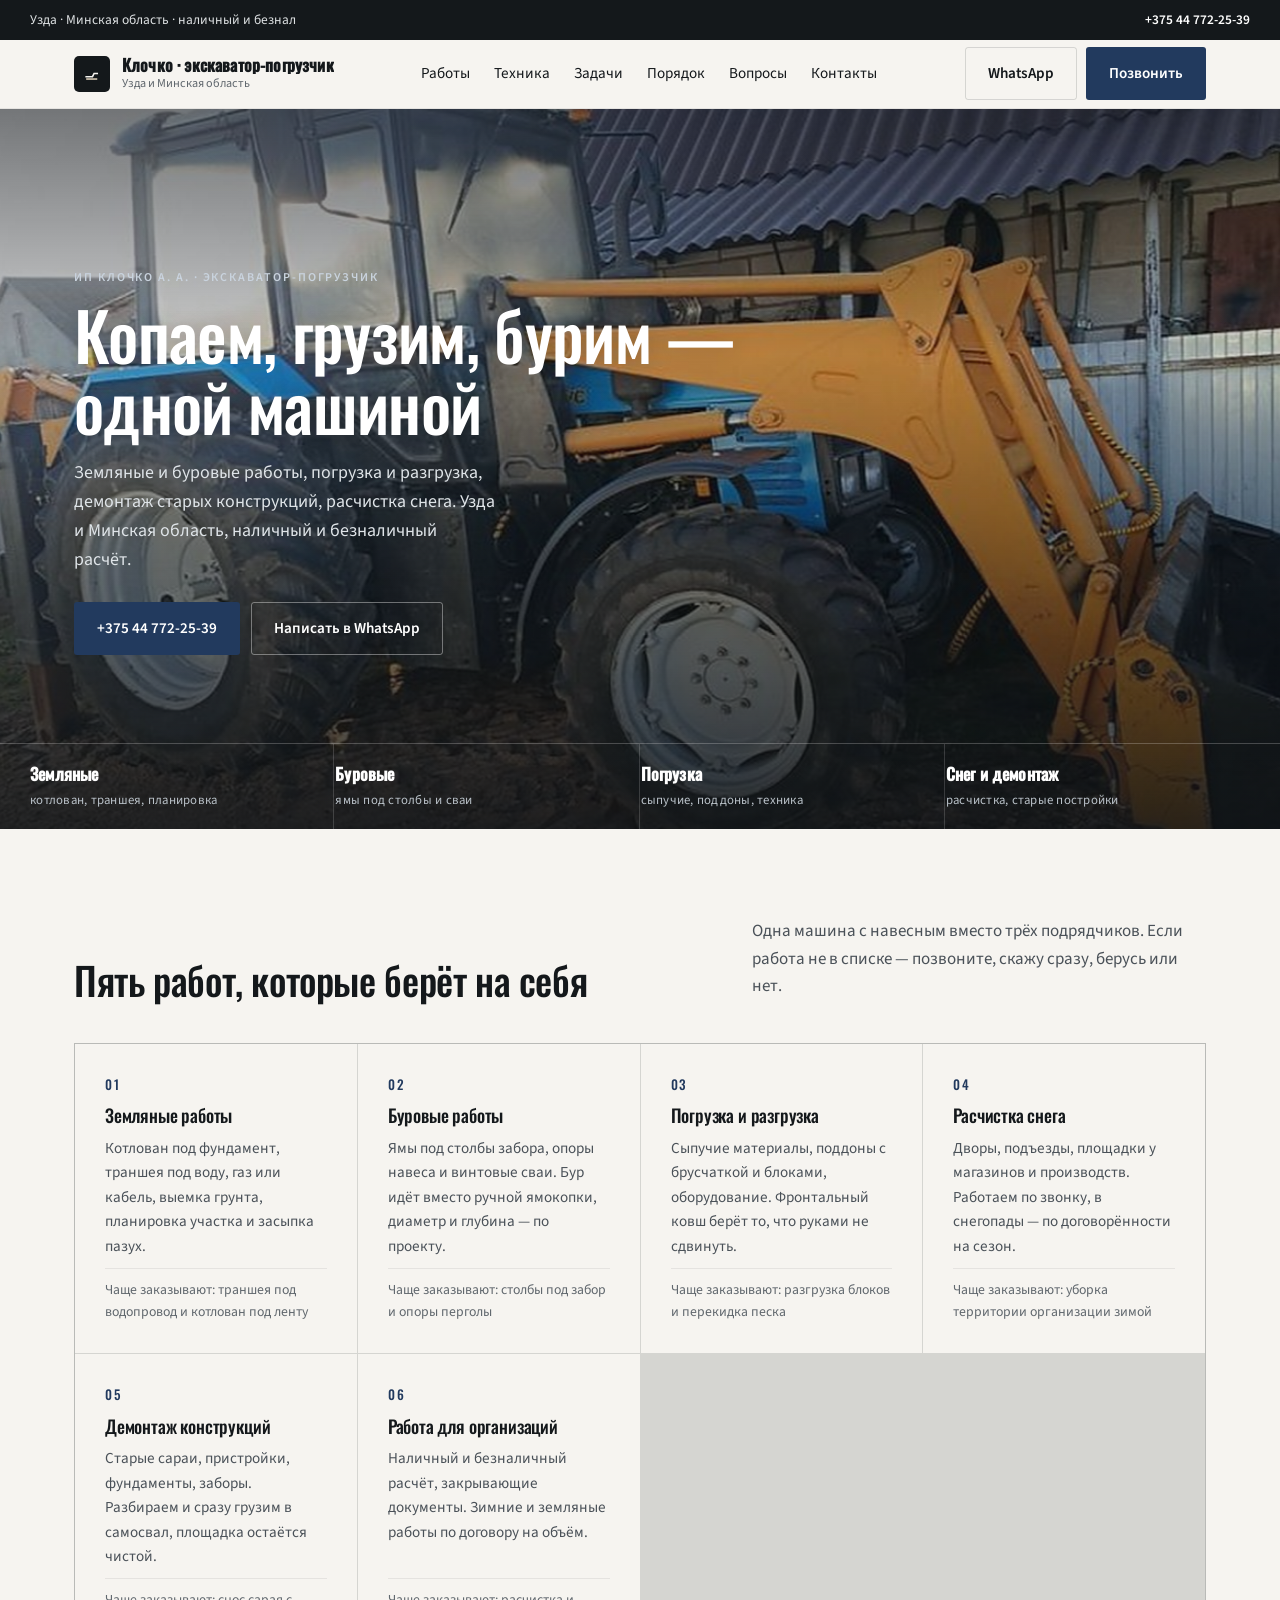
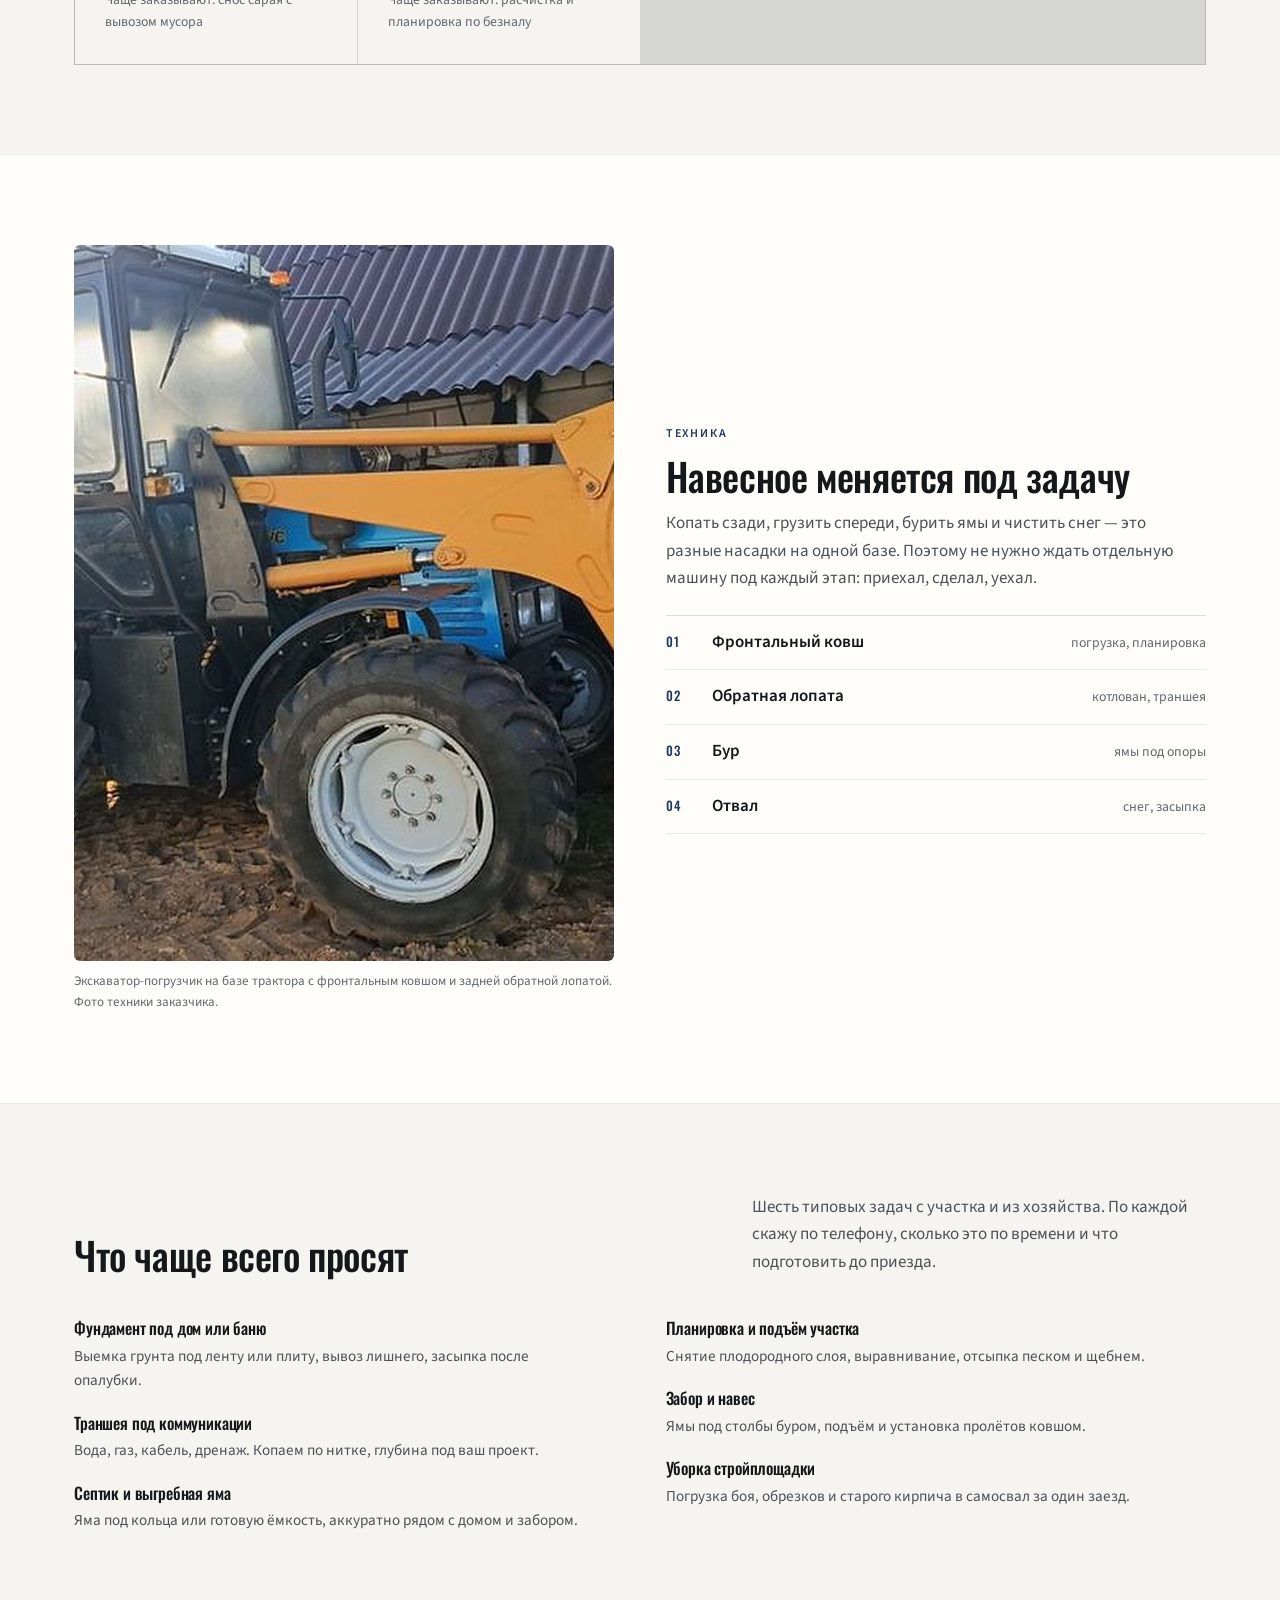
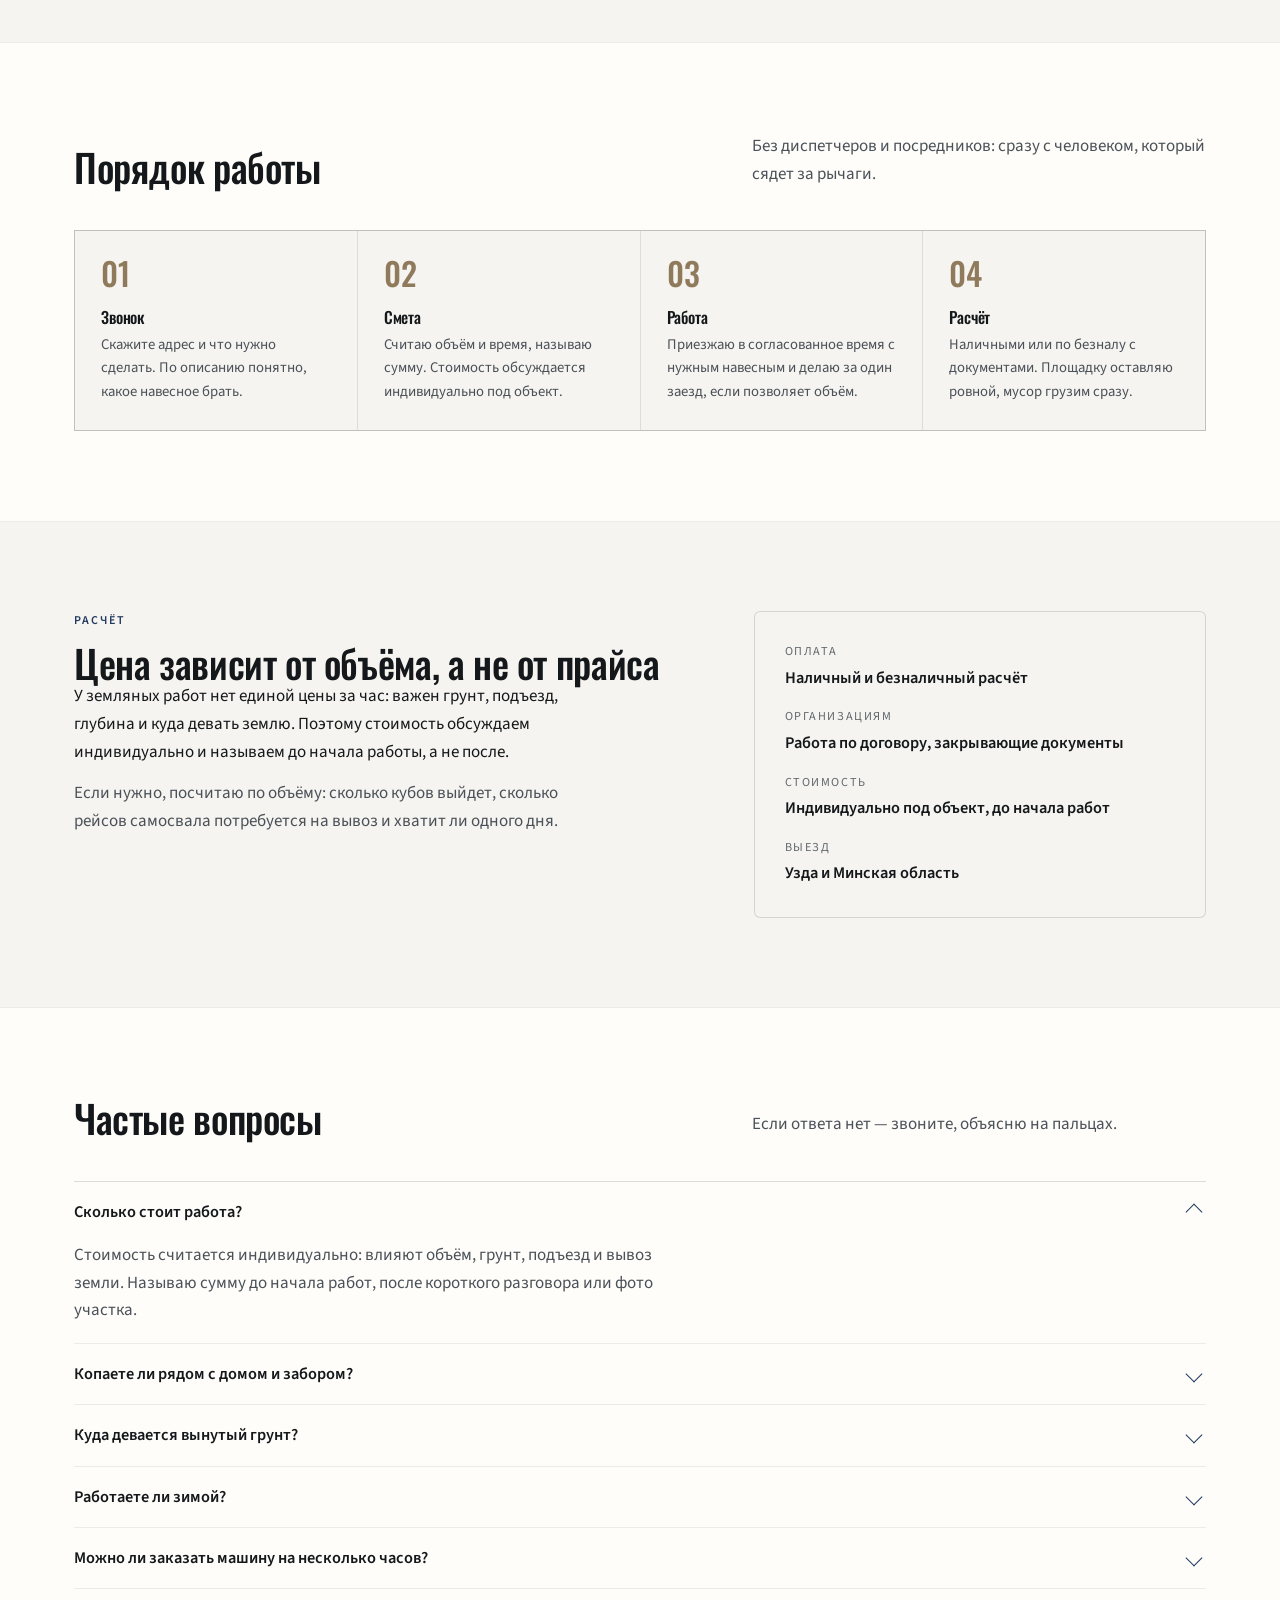
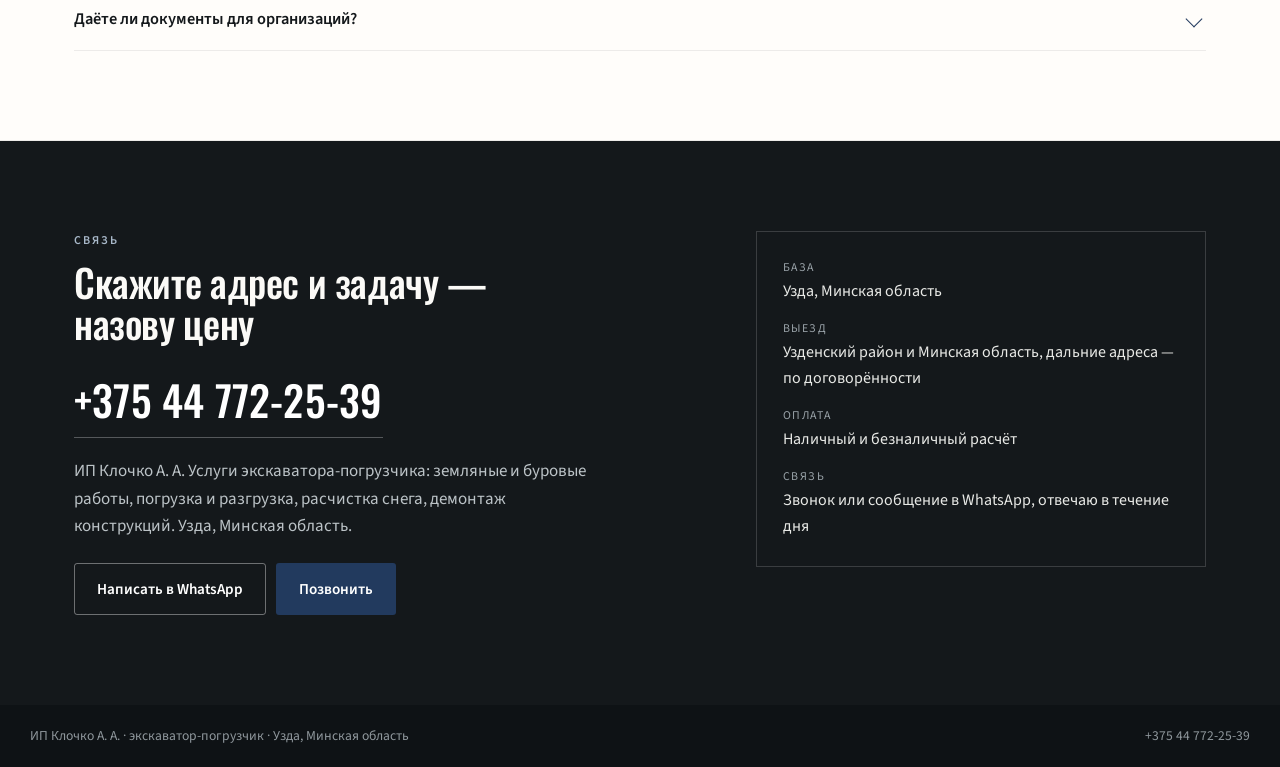
<file: index.html>
<!DOCTYPE html>
<html lang="ru">
<head>
<meta charset="UTF-8">
<meta name="viewport" content="width=device-width, initial-scale=1">
<title>Экскаватор-погрузчик в Узде: земляные и буровые работы — ИП Клочко А. А.</title>
<meta name="description" content="Услуги экскаватора-погрузчика в Узде и Минской области: земляные и буровые работы, погрузочно-разгрузочные работы, расчистка снега, демонтаж конструкций. Наличный и безналичный расчёт. +375 44 772-25-39.">
<link rel="icon" href="img/favicon.svg" type="image/svg+xml">
<meta property="og:type" content="website">
<meta property="og:title" content="Экскаватор-погрузчик — Узда, Минская область">
<meta property="og:image" content="img/machine.jpg">
<meta property="og:locale" content="ru_RU">
<link rel="stylesheet" href="style.css">
</head>
<body id="top">
<div class="top"><div class="wrap"><span>Узда · Минская область · наличный и безнал</span><span><b>+375 44 772-25-39</b></span></div></div>
<header class="hdr"><div class="wrap hrow">
  <a class="logo" href="#top">
    <i><svg viewBox="0 0 24 24" width="19" height="19" aria-hidden="true"><path d="M3 16h9l2-4h5" fill="none" stroke="#f6f4f0" stroke-width="2"/><path d="M4 19h14" stroke="#d9cbb4" stroke-width="2"/></svg></i>
    <span><span class="lg-t">Клочко · экскаватор-погрузчик</span><span class="lg-s">Узда и Минская область</span></span>
  </a>
  <nav class="nav">
    <a href="#services">Работы</a>
    <a href="#machine">Техника</a>
    <a href="#tasks">Задачи</a>
    <a href="#how">Порядок</a>
    <a href="#faq">Вопросы</a>
    <a href="#contacts">Контакты</a>
  </nav>
  <div class="cta" style="display:flex;gap:9px">
    <a class="btn btn-ghost" href="https://wa.me/375447722539" target="_blank" rel="noopener">WhatsApp</a>
    <a class="btn btn-acc" href="tel:+375447722539">Позвонить</a>
  </div>
</div></header>
<main>
<section class="hero">
  <img class="ph" src="img/machine.jpg" alt="Экскаватор-погрузчик на базе трактора МТЗ с фронтальным ковшом и обратной лопатой на площадке в Узде" width="1400" height="716" fetchpriority="high">
  <div class="wrap">
    <span class="kick">ИП Клочко А. А. · экскаватор-погрузчик</span>
    <h1>Копаем, грузим, бурим — одной машиной</h1>
    <p class="lead">Земляные и буровые работы, погрузка и разгрузка, демонтаж старых конструкций, расчистка снега. Узда и Минская область, наличный и безналичный расчёт.</p>
    <div class="cta">
      <a class="btn btn-acc" href="tel:+375447722539">+375 44 772-25-39</a>
      <a class="btn btn-line" href="https://wa.me/375447722539" target="_blank" rel="noopener">Написать в WhatsApp</a>
    </div>
  </div>
  <div class="hstrip"><div class="wrap">
    <div><b>Земляные</b><span>котлован, траншея, планировка</span></div>
    <div><b>Буровые</b><span>ямы под столбы и сваи</span></div>
    <div><b>Погрузка</b><span>сыпучие, поддоны, техника</span></div>
    <div><b>Снег и демонтаж</b><span>расчистка, старые постройки</span></div>
  </div></div>
</section>
<section class="blk" id="services"><div class="wrap">
  <div class="sec">
    <h2>Пять работ, которые берёт на себя</h2>
    <p>Одна машина с навесным вместо трёх подрядчиков. Если работа не в списке — позвоните, скажу сразу, берусь или нет.</p>
  </div>
  <div class="svc">
    <article><span class="n">01</span><h3>Земляные работы</h3><p>Котлован под фундамент, траншея под воду, газ или кабель, выемка грунта, планировка участка и засыпка пазух.</p><p class="ex">Чаще заказывают: траншея под водопровод и котлован под ленту</p></article>
    <article><span class="n">02</span><h3>Буровые работы</h3><p>Ямы под столбы забора, опоры навеса и винтовые сваи. Бур идёт вместо ручной ямокопки, диаметр и глубина — по проекту.</p><p class="ex">Чаще заказывают: столбы под забор и опоры перголы</p></article>
    <article><span class="n">03</span><h3>Погрузка и разгрузка</h3><p>Сыпучие материалы, поддоны с брусчаткой и блоками, оборудование. Фронтальный ковш берёт то, что руками не сдвинуть.</p><p class="ex">Чаще заказывают: разгрузка блоков и перекидка песка</p></article>
    <article><span class="n">04</span><h3>Расчистка снега</h3><p>Дворы, подъезды, площадки у магазинов и производств. Работаем по звонку, в снегопады — по договорённости на сезон.</p><p class="ex">Чаще заказывают: уборка территории организации зимой</p></article>
    <article><span class="n">05</span><h3>Демонтаж конструкций</h3><p>Старые сараи, пристройки, фундаменты, заборы. Разбираем и сразу грузим в самосвал, площадка остаётся чистой.</p><p class="ex">Чаще заказывают: снос сарая с вывозом мусора</p></article>
    <article><span class="n">06</span><h3>Работа для организаций</h3><p>Наличный и безналичный расчёт, закрывающие документы. Зимние и земляные работы по договору на объём.</p><p class="ex">Чаще заказывают: расчистка и планировка по безналу</p></article>
  </div>
</div></section>

<section class="blk alt" id="machine"><div class="wrap mach">
  <figure>
    <img src="img/machine.jpg" alt="Экскаватор-погрузчик: фронтальный ковш, обратная лопата и бур на одной машине" width="1400" height="716" loading="lazy">
    <figcaption>Экскаватор-погрузчик на базе трактора с фронтальным ковшом и задней обратной лопатой. Фото техники заказчика.</figcaption>
  </figure>
  <div>
    <span class="kick">Техника</span>
    <h2>Навесное меняется под задачу</h2>
    <p>Копать сзади, грузить спереди, бурить ямы и чистить снег — это разные насадки на одной базе. Поэтому не нужно ждать отдельную машину под каждый этап: приехал, сделал, уехал.</p>
    <ul class="att">
      <li><span class="k">01</span><b>Фронтальный ковш</b><span class="u">погрузка, планировка</span></li>
      <li><span class="k">02</span><b>Обратная лопата</b><span class="u">котлован, траншея</span></li>
      <li><span class="k">03</span><b>Бур</b><span class="u">ямы под опоры</span></li>
      <li><span class="k">04</span><b>Отвал</b><span class="u">снег, засыпка</span></li>
    </ul>
  </div>
</div></section>
<section class="blk" id="tasks"><div class="wrap">
  <div class="sec">
    <h2>Что чаще всего просят</h2>
    <p>Шесть типовых задач с участка и из хозяйства. По каждой скажу по телефону, сколько это по времени и что подготовить до приезда.</p>
  </div>
  <div class="tasks">
    <div><h3>Фундамент под дом или баню</h3><p>Выемка грунта под ленту или плиту, вывоз лишнего, засыпка после опалубки.</p></div>
    <div><h3>Траншея под коммуникации</h3><p>Вода, газ, кабель, дренаж. Копаем по нитке, глубина под ваш проект.</p></div>
    <div><h3>Септик и выгребная яма</h3><p>Яма под кольца или готовую ёмкость, аккуратно рядом с домом и забором.</p></div>
    <div><h3>Планировка и подъём участка</h3><p>Снятие плодородного слоя, выравнивание, отсыпка песком и щебнем.</p></div>
    <div><h3>Забор и навес</h3><p>Ямы под столбы буром, подъём и установка пролётов ковшом.</p></div>
    <div><h3>Уборка стройплощадки</h3><p>Погрузка боя, обрезков и старого кирпича в самосвал за один заезд.</p></div>
  </div>
</div></section>

<section class="blk alt" id="how"><div class="wrap">
  <div class="sec"><h2>Порядок работы</h2><p>Без диспетчеров и посредников: сразу с человеком, который сядет за рычаги.</p></div>
  <ol class="steps">
    <li><span class="i num">01</span><h3>Звонок</h3><p>Скажите адрес и что нужно сделать. По описанию понятно, какое навесное брать.</p></li>
    <li><span class="i num">02</span><h3>Смета</h3><p>Считаю объём и время, называю сумму. Стоимость обсуждается индивидуально под объект.</p></li>
    <li><span class="i num">03</span><h3>Работа</h3><p>Приезжаю в согласованное время с нужным навесным и делаю за один заезд, если позволяет объём.</p></li>
    <li><span class="i num">04</span><h3>Расчёт</h3><p>Наличными или по безналу с документами. Площадку оставляю ровной, мусор грузим сразу.</p></li>
  </ol>
</div></section>

<section class="blk" id="pay"><div class="wrap pay">
  <div>
    <span class="kick">Расчёт</span>
    <h2>Цена зависит от объёма, а не от прайса</h2>
    <p>У земляных работ нет единой цены за час: важен грунт, подъезд, глубина и куда девать землю. Поэтому стоимость обсуждаем индивидуально и называем до начала работы, а не после.</p>
    <p style="margin-top:14px;color:var(--ink2)">Если нужно, посчитаю по объёму: сколько кубов выйдет, сколько рейсов самосвала потребуется на вывоз и хватит ли одного дня.</p>
  </div>
  <div class="box">
    <dl>
      <dt>Оплата</dt><dd>Наличный и безналичный расчёт</dd>
      <dt>Организациям</dt><dd>Работа по договору, закрывающие документы</dd>
      <dt>Стоимость</dt><dd>Индивидуально под объект, до начала работ</dd>
      <dt>Выезд</dt><dd>Узда и Минская область</dd>
    </dl>
  </div>
</div></section>
<section class="blk alt" id="faq"><div class="wrap">
  <div class="sec"><h2>Частые вопросы</h2><p>Если ответа нет — звоните, объясню на пальцах.</p></div>
  <div class="faq">
    <details open><summary>Сколько стоит работа?</summary><div class="a">Стоимость считается индивидуально: влияют объём, грунт, подъезд и вывоз земли. Называю сумму до начала работ, после короткого разговора или фото участка.</div></details>
    <details><summary>Копаете ли рядом с домом и забором?</summary><div class="a">Да, обратная лопата работает точечно. Перед началом обсуждаем, где проходят коммуникации, чтобы не задеть ввод воды или кабель.</div></details>
    <details><summary>Куда девается вынутый грунт?</summary><div class="a">По договорённости: либо складываю в отвал на участке, либо грузим в самосвал и вывозим. Вывоз считается отдельно, потому что зависит от расстояния.</div></details>
    <details><summary>Работаете ли зимой?</summary><div class="a">Да: расчистка снега, погрузка и демонтаж. Земляные работы зимой возможны, но сложнее из-за мёрзлого грунта, поэтому сроки обсуждаем заранее.</div></details>
    <details><summary>Можно ли заказать машину на несколько часов?</summary><div class="a">Да, минимальный заказ обсуждается по телефону. Если работа занимает полдня, а машина нужна на час, честно скажу об этом сразу.</div></details>
    <details><summary>Даёте ли документы для организаций?</summary><div class="a">Да, работаем по безналичному расчёту с закрывающими документами. Для этого нужны реквизиты и согласованный объём работ.</div></details>
  </div>
</div></section>

<section class="cont" id="contacts"><div class="wrap cg">
  <div>
    <span class="kick">Связь</span>
    <h2>Скажите адрес и задачу — назову цену</h2>
    <a class="phone" href="tel:+375447722539">+375 44 772-25-39</a>
    <p style="margin-top:16px">ИП Клочко А. А. Услуги экскаватора-погрузчика: земляные и буровые работы, погрузка и разгрузка, расчистка снега, демонтаж конструкций. Узда, Минская область.</p>
    <div class="cta">
      <a class="btn btn-line" href="https://wa.me/375447722539" target="_blank" rel="noopener">Написать в WhatsApp</a>
      <a class="btn btn-acc" href="tel:+375447722539">Позвонить</a>
    </div>
  </div>
  <div class="cbox">
    <dl>
      <div><dt>База</dt><dd>Узда, Минская область</dd></div>
      <div><dt>Выезд</dt><dd>Узденский район и Минская область, дальние адреса — по договорённости</dd></div>
      <div><dt>Оплата</dt><dd>Наличный и безналичный расчёт</dd></div>
      <div><dt>Связь</dt><dd>Звонок или сообщение в WhatsApp, отвечаю в течение дня</dd></div>
    </dl>
  </div>
</div></section>
</main>
<footer><div class="wrap">
  <span>ИП Клочко А. А. · экскаватор-погрузчик · Узда, Минская область</span>
  <span><a href="tel:+375447722539">+375 44 772-25-39</a></span>
</div></footer>
</body>
</html>
</file>
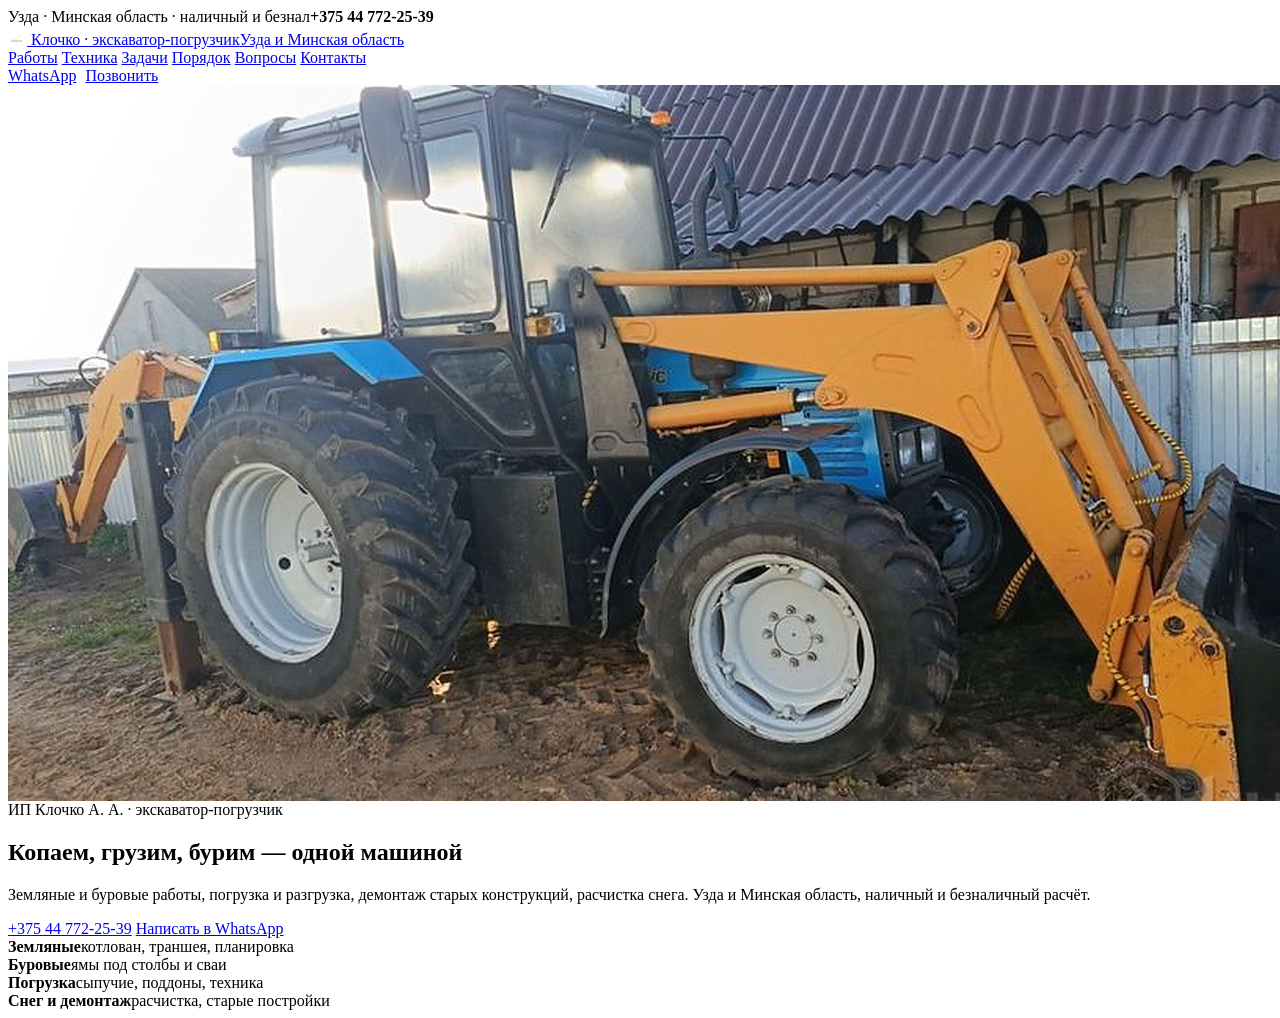
<file: a1.html>
<body id="top">
<div class="top"><div class="wrap"><span>Узда · Минская область · наличный и безнал</span><span><b>+375 44 772-25-39</b></span></div></div>
<header class="hdr"><div class="wrap hrow">
  <a class="logo" href="#top">
    <i><svg viewBox="0 0 24 24" width="19" height="19" aria-hidden="true"><path d="M3 16h9l2-4h5" fill="none" stroke="#f6f4f0" stroke-width="2"/><path d="M4 19h14" stroke="#d9cbb4" stroke-width="2"/></svg></i>
    <span><span class="lg-t">Клочко · экскаватор-погрузчик</span><span class="lg-s">Узда и Минская область</span></span>
  </a>
  <nav class="nav">
    <a href="#services">Работы</a>
    <a href="#machine">Техника</a>
    <a href="#tasks">Задачи</a>
    <a href="#how">Порядок</a>
    <a href="#faq">Вопросы</a>
    <a href="#contacts">Контакты</a>
  </nav>
  <div class="cta" style="display:flex;gap:9px">
    <a class="btn btn-ghost" href="https://wa.me/375447722539" target="_blank" rel="noopener">WhatsApp</a>
    <a class="btn btn-acc" href="tel:+375447722539">Позвонить</a>
  </div>
</div></header>
<main>
<section class="hero">
  <img class="ph" src="img/machine.jpg" alt="Экскаватор-погрузчик на базе трактора МТЗ с фронтальным ковшом и обратной лопатой на площадке в Узде" width="1400" height="716" fetchpriority="high">
  <div class="wrap">
    <span class="kick">ИП Клочко А. А. · экскаватор-погрузчик</span>
    <h1>Копаем, грузим, бурим — одной машиной</h1>
    <p class="lead">Земляные и буровые работы, погрузка и разгрузка, демонтаж старых конструкций, расчистка снега. Узда и Минская область, наличный и безналичный расчёт.</p>
    <div class="cta">
      <a class="btn btn-acc" href="tel:+375447722539">+375 44 772-25-39</a>
      <a class="btn btn-line" href="https://wa.me/375447722539" target="_blank" rel="noopener">Написать в WhatsApp</a>
    </div>
  </div>
  <div class="hstrip"><div class="wrap">
    <div><b>Земляные</b><span>котлован, траншея, планировка</span></div>
    <div><b>Буровые</b><span>ямы под столбы и сваи</span></div>
    <div><b>Погрузка</b><span>сыпучие, поддоны, техника</span></div>
    <div><b>Снег и демонтаж</b><span>расчистка, старые постройки</span></div>
  </div></div>
</section>
</file>
<file: style.css>
@font-face{font-family:'Oswald';font-style:normal;font-weight:500;font-display:block;src:url('fonts/oswald-cyrillic-500.woff2') format('woff2');unicode-range:U+0301, U+0400-045F, U+0490-0491, U+04B0-04B1, U+2116}
@font-face{font-family:'Oswald';font-style:normal;font-weight:500;font-display:block;src:url('fonts/oswald-latin-500.woff2') format('woff2');unicode-range:U+0000-00FF, U+0131, U+0152-0153, U+2000-206F, U+20AC, U+2122}
@font-face{font-family:'Source Sans 3';font-style:normal;font-weight:400;font-display:block;src:url('fonts/source-sans-3-cyrillic-400.woff2') format('woff2');unicode-range:U+0301, U+0400-045F, U+0490-0491, U+04B0-04B1, U+2116}
@font-face{font-family:'Source Sans 3';font-style:normal;font-weight:400;font-display:block;src:url('fonts/source-sans-3-latin-400.woff2') format('woff2');unicode-range:U+0000-00FF, U+0131, U+0152-0153, U+2000-206F, U+20AC, U+2122}
@font-face{font-family:'Source Sans 3';font-style:normal;font-weight:600;font-display:block;src:url('fonts/source-sans-3-cyrillic-600.woff2') format('woff2');unicode-range:U+0301, U+0400-045F, U+0490-0491, U+04B0-04B1, U+2116}
@font-face{font-family:'Source Sans 3';font-style:normal;font-weight:600;font-display:block;src:url('fonts/source-sans-3-latin-600.woff2') format('woff2');unicode-range:U+0000-00FF, U+0131, U+0152-0153, U+2000-206F, U+20AC, U+2122}
:root{
 --bg:#f6f4f0; --surf:#fffdfa; --ink:#14181b; --ink2:#4a5158; --ink3:#61686e;
 --navy:#223a5e; --navy-d:#172a45; --sand:#d9cbb4; --sand-l:#efe7d9;
 --line:rgba(20,24,27,.14); --line2:rgba(20,24,27,.075);
 --r:6px;
 --f:"Oswald",system-ui,sans-serif; --fb:"Source Sans 3",system-ui,sans-serif;
 --ease:cubic-bezier(.16,1,.3,1);
}
*{margin:0;padding:0;box-sizing:border-box}
html{-webkit-text-size-adjust:100%;scroll-behavior:smooth}
body{font-family:var(--fb);background:var(--bg);color:var(--ink);font-size:1.0625rem;line-height:1.62;-webkit-font-smoothing:antialiased;overflow-x:hidden}
img,svg{max-width:100%;display:block}
a{color:inherit;text-decoration:none}
.wrap{max-width:1220px;margin:0 auto;padding:0 clamp(18px,4vw,44px)}
h1,h2,h3{font-family:var(--f);font-weight:500;line-height:1.06;letter-spacing:-.01em;text-transform:none;overflow-wrap:anywhere}
h1{font-size:clamp(2.3rem,5.2vw,4.4rem)}
h2{font-size:clamp(1.6rem,3vw,2.5rem)}
h3{font-size:1.12rem;line-height:1.25}
p{max-width:64ch}
.kick{display:block;font-family:var(--fb);font-size:.75rem;letter-spacing:.16em;text-transform:uppercase;font-weight:600;color:var(--navy);margin-bottom:12px}
.num{font-variant-numeric:tabular-nums}
a:focus-visible,button:focus-visible,summary:focus-visible{outline:2px solid var(--navy-d);outline-offset:3px}

.top{background:var(--ink);color:#dde0e2;font-size:.84rem}
.top .wrap{display:flex;flex-wrap:wrap;gap:8px 26px;justify-content:space-between;padding:9px 0}
.top b{color:#fff;font-weight:600}
.hdr{position:sticky;top:0;z-index:70;background:rgba(246,244,240,.93);backdrop-filter:blur(10px);border-bottom:1px solid var(--line2)}
.hrow{display:flex;align-items:center;justify-content:space-between;gap:16px;min-height:68px}
.logo{display:flex;align-items:center;gap:12px;min-width:0}
.logo i{width:36px;height:36px;border-radius:5px;background:var(--ink);display:grid;place-items:center;flex:none}
.lg-t{display:block;font-family:var(--f);font-weight:600;font-size:1.04rem;letter-spacing:.01em;line-height:1.1;white-space:nowrap;overflow:hidden;text-overflow:ellipsis}
.lg-s{display:block;font-size:.76rem;color:var(--ink3);line-height:1.2;margin-top:3px}
.nav{display:flex;gap:24px;font-size:.95rem}
.nav a{padding:6px 0;border-bottom:1px solid transparent;transition:border-color .18s var(--ease),color .18s}
.nav a:hover{border-color:var(--navy);color:var(--navy)}
.btn{display:inline-flex;align-items:center;justify-content:center;gap:9px;font-family:var(--fb);font-weight:600;font-size:.95rem;padding:13px 22px;border-radius:3px;border:1px solid transparent;cursor:pointer;transition:background .18s var(--ease),color .18s,border-color .18s,transform .18s var(--ease)}
.btn:active{transform:translateY(1px)}
.btn-acc{background:var(--navy);color:#fff}
.btn-acc:hover{background:var(--navy-d)}
.btn-line{background:transparent;border-color:rgba(255,255,255,.38);color:#fff}
.btn-line:hover{background:rgba(255,255,255,.1);border-color:#fff}
.btn-ghost{background:transparent;border-color:var(--line);color:var(--ink)}
.btn-ghost:hover{border-color:var(--ink2)}
.btn-wa{background:#12432f;color:#fff}
.btn-wa:hover{background:#0d3324}
@media (max-width:1080px){.nav{display:none}}
@media (max-width:560px){.hrow .btn-ghost,.hrow .btn-acc{display:none}.lg-t{font-size:.98rem}}

/* герой с фотографией машины */
.hero{position:relative;min-height:clamp(520px,80vh,780px);display:flex;flex-direction:column;justify-content:flex-end;background:#20262b;color:#fff;overflow:hidden}
.hero .ph{position:absolute;inset:0;width:100%;height:100%;object-fit:cover;object-position:56% 52%;transform:scale(1.02);animation:ken 26s var(--ease) forwards}
@keyframes ken{to{transform:scale(1.09)}}
.hero::after{content:"";position:absolute;inset:0;background:linear-gradient(180deg,rgba(15,19,23,.58) 0%,rgba(15,19,23,.18) 34%,rgba(15,19,23,.62) 78%,rgba(15,19,23,.86) 100%)}
.hero .wrap{position:relative;z-index:2;padding-top:clamp(60px,14vh,150px);padding-bottom:clamp(20px,4vw,34px);width:100%}
.hero .kick{color:#c9d3de}
.hero h1{max-width:19ch;margin-bottom:18px;text-shadow:0 1px 24px rgba(0,0,0,.24)}
.hero .lead{color:#dfe4e8;font-size:1.12rem;max-width:47ch;margin-bottom:28px}
.hero .cta{display:flex;flex-wrap:wrap;gap:11px}
.hstrip{position:relative;z-index:2;width:100%;margin-top:clamp(30px,6vh,64px);border-top:1px solid rgba(255,255,255,.22)}
.hstrip .wrap{display:grid;grid-template-columns:repeat(4,1fr);gap:1px;padding-top:0;padding-bottom:0}
.hstrip div{padding:16px 0 18px;border-right:1px solid rgba(255,255,255,.16)}
.hstrip div:last-child{border-right:0}
.hstrip b{font-family:var(--f);font-size:1.05rem;font-weight:600;display:block;letter-spacing:.01em}
.hstrip span{display:block;font-size:.8rem;color:#b9c1c8;margin-top:3px;letter-spacing:.02em}
@media (max-width:760px){.hstrip .wrap{grid-template-columns:1fr 1fr}.hstrip div:nth-child(2){border-right:0}.hstrip div{padding:12px 0 14px}}

.blk{padding:clamp(52px,7vw,104px) 0}
.alt{background:var(--surf);border-top:1px solid var(--line2);border-bottom:1px solid var(--line2)}
.sec{display:grid;grid-template-columns:minmax(0,7fr) minmax(0,5fr);gap:clamp(16px,3.4vw,48px);align-items:end;margin-bottom:clamp(26px,3.4vw,42px)}
.sec p{color:var(--ink2)}
@media (max-width:900px){.sec{grid-template-columns:1fr}}
.svc{display:grid;grid-template-columns:repeat(auto-fit,minmax(270px,1fr));gap:1px;background:var(--line);border:1px solid var(--line)}
.svc article{background:var(--bg);padding:clamp(20px,2.6vw,30px);display:flex;flex-direction:column;gap:9px;transition:background .2s var(--ease)}
.svc article:hover{background:var(--sand-l)}
.svc .n{font-family:var(--f);font-size:.82rem;letter-spacing:.14em;color:var(--navy);font-variant-numeric:tabular-nums}
.svc p{color:var(--ink2);font-size:.95rem}
.svc .ex{font-size:.86rem;color:var(--ink3);margin-top:auto;padding-top:10px;border-top:1px solid var(--line2)}

/* техника */
.mach{display:grid;grid-template-columns:minmax(0,6fr) minmax(0,6fr);gap:clamp(24px,4vw,60px);align-items:center}
.mach figure{margin:0}
.mach img{width:100%;aspect-ratio:16/10;object-fit:cover;object-position:52% 50%;border-radius:var(--r)}
.mach figcaption{font-size:.82rem;color:var(--ink3);margin-top:10px}
.mach h2{margin-bottom:14px}
.mach p{color:var(--ink2)}
.att{list-style:none;margin-top:22px;border-top:1px solid var(--line)}
.att li{display:grid;grid-template-columns:34px 1fr auto;gap:12px;align-items:baseline;padding:13px 0;border-bottom:1px solid var(--line2)}
.att b{font-weight:600}
.att .k{font-family:var(--f);font-size:.8rem;color:var(--navy);letter-spacing:.1em}
.att span.u{font-size:.86rem;color:var(--ink3);font-variant-numeric:tabular-nums}
@media (max-width:900px){.mach{grid-template-columns:1fr}}
/* задачи */
.tasks{columns:2;column-gap:clamp(24px,4vw,56px);margin-top:6px}
.tasks div{break-inside:avoid;padding:0 0 20px}
.tasks h3{font-size:1.02rem;margin-bottom:5px}
.tasks p{color:var(--ink2);font-size:.95rem}
@media (max-width:780px){.tasks{columns:1}}
/* шаги */
.steps{list-style:none;display:grid;grid-template-columns:repeat(4,1fr);gap:1px;background:var(--line);border:1px solid var(--line);margin-top:8px}
.steps li{background:var(--bg);padding:clamp(18px,2.4vw,26px);position:relative}
.steps .i{font-family:var(--f);font-size:2rem;font-weight:500;color:#8f7a5c;line-height:1;font-variant-numeric:tabular-nums}
.steps h3{font-size:1rem;margin:10px 0 6px}
.steps p{color:var(--ink2);font-size:.92rem}
@media (max-width:900px){.steps{grid-template-columns:1fr 1fr}}
@media (max-width:560px){.steps{grid-template-columns:1fr}}
/* оплата */
.pay{display:grid;grid-template-columns:minmax(0,7fr) minmax(0,5fr);gap:clamp(22px,3.6vw,52px);align-items:start}
.pay .box{border:1px solid var(--line);background:var(--bg);padding:clamp(20px,2.6vw,30px);border-radius:var(--r)}
.pay dt{font-size:.76rem;letter-spacing:.13em;text-transform:uppercase;color:var(--ink3);margin-top:16px}
.pay dt:first-child{margin-top:0}
.pay dd{font-weight:600;font-size:1.02rem;margin-top:3px}
@media (max-width:860px){.pay{grid-template-columns:1fr}}

/* вопросы */
.faq{margin-top:8px;border-top:1px solid var(--line)}
.faq details{border-bottom:1px solid var(--line2)}
.faq summary{cursor:pointer;list-style:none;padding:17px 40px 17px 0;position:relative;font-weight:600;font-size:1.02rem}
.faq summary::-webkit-details-marker{display:none}
.faq summary::after{content:"";position:absolute;right:6px;top:24px;width:11px;height:11px;border-right:1.5px solid var(--navy);border-bottom:1.5px solid var(--navy);transform:rotate(45deg);transition:transform .22s var(--ease)}
.faq details[open] summary::after{transform:rotate(225deg)}
.faq .a{padding:0 0 18px;color:var(--ink2);max-width:78ch}
/* контакты */
.cont{background:var(--ink);color:#e8e9e6;padding:clamp(52px,7vw,96px) 0}
.cg{display:grid;grid-template-columns:minmax(0,7fr) minmax(0,5fr);gap:clamp(26px,4vw,64px);align-items:start}
.cont h2{color:#fbfaf7;margin-bottom:16px;max-width:20ch}
.cont .kick{color:#a8b8c9}
.cont p{color:#bcc3c7}
.phone{display:inline-block;font-family:var(--f);font-size:clamp(1.7rem,3.6vw,2.6rem);font-weight:500;letter-spacing:.005em;color:#fff;margin:6px 0 4px;font-variant-numeric:tabular-nums;border-bottom:1px solid rgba(255,255,255,.28);padding-bottom:4px;transition:border-color .2s var(--ease)}
.phone:hover{border-color:#fff}
.cont .cta{display:flex;flex-wrap:wrap;gap:10px;margin-top:22px}
.cbox{border:1px solid rgba(255,255,255,.16);padding:clamp(18px,2.4vw,26px)}
.cbox dl{display:grid;gap:14px}
.cbox dt{font-size:.74rem;letter-spacing:.13em;text-transform:uppercase;color:#9aa3a9}
.cbox dd{font-size:1rem;color:#e8e9e6;margin-top:2px}
/* подвал */
footer{background:#0e1215;color:#8f979c;font-size:.85rem}
footer .wrap{display:flex;flex-wrap:wrap;gap:10px 24px;justify-content:space-between;padding:20px 0}
footer a:hover{color:#c9cfd3}
@media (max-width:900px){.cg{grid-template-columns:1fr}}
</file>
